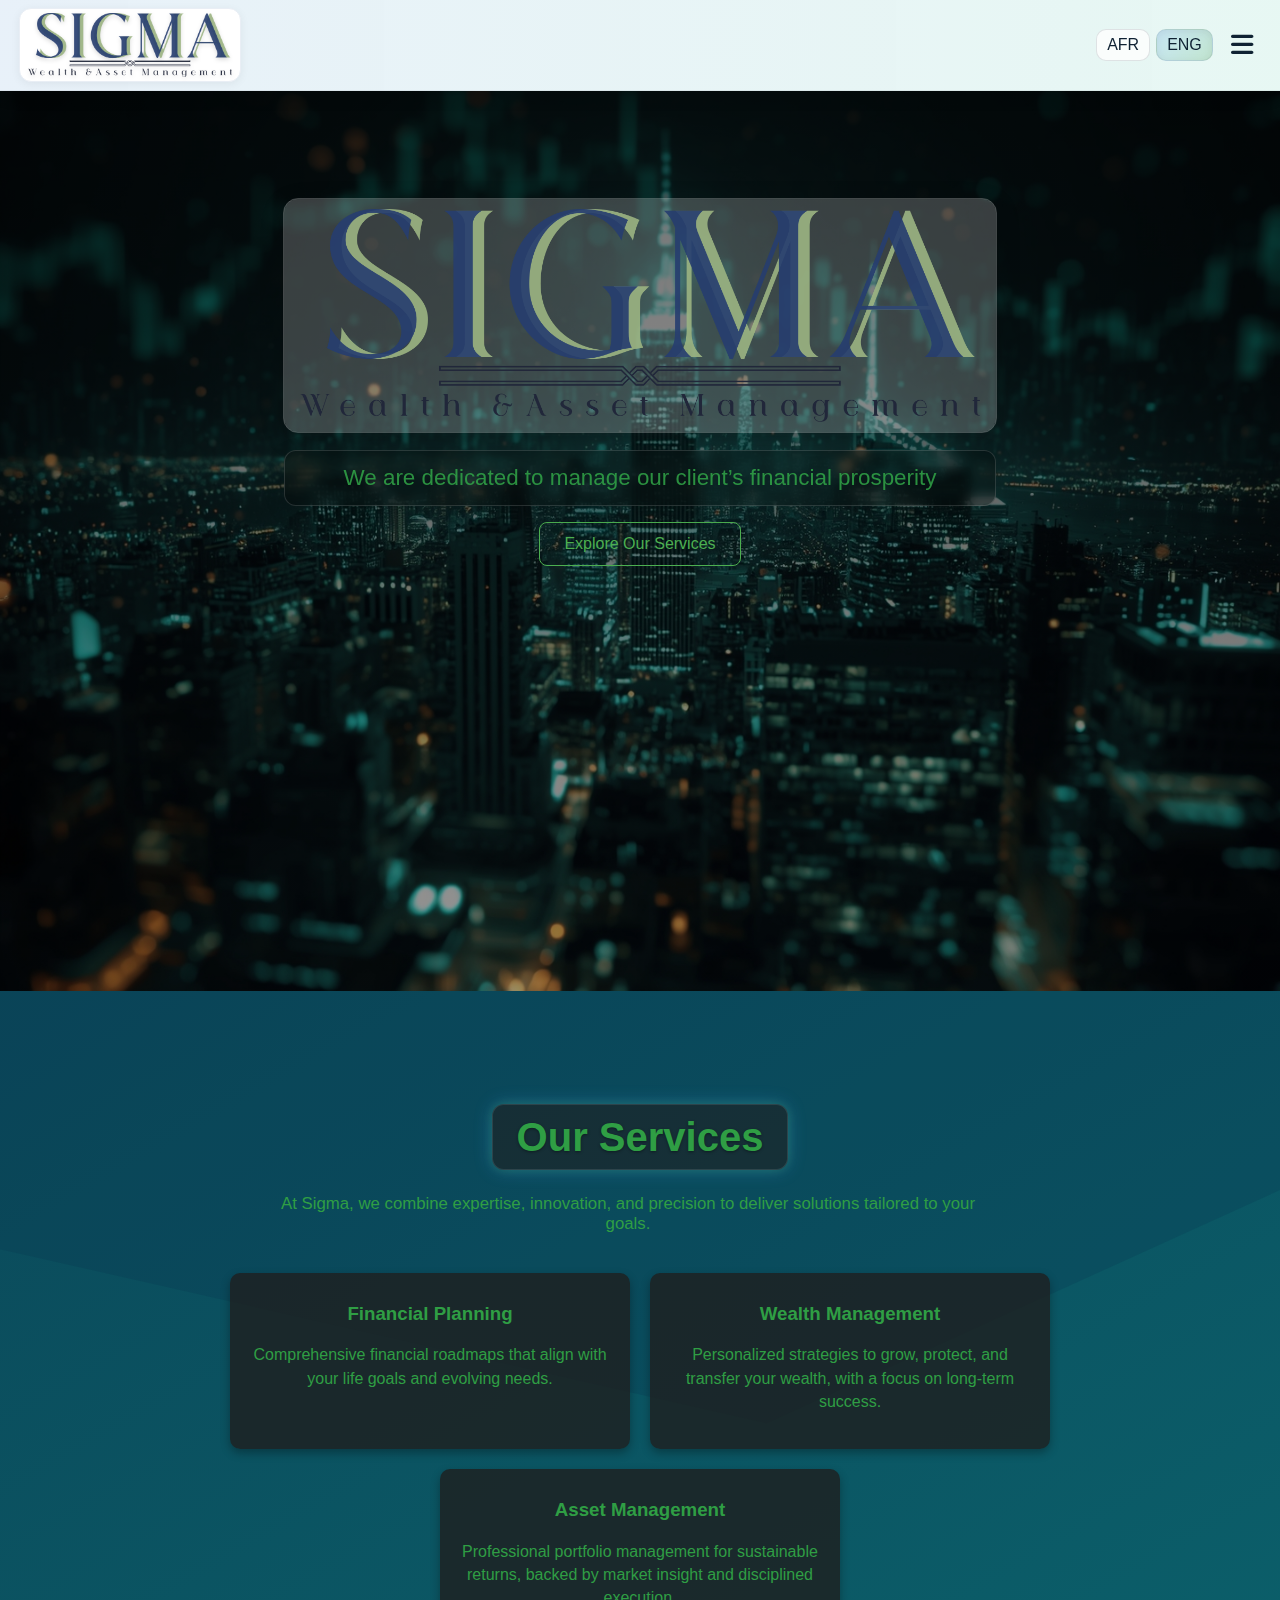
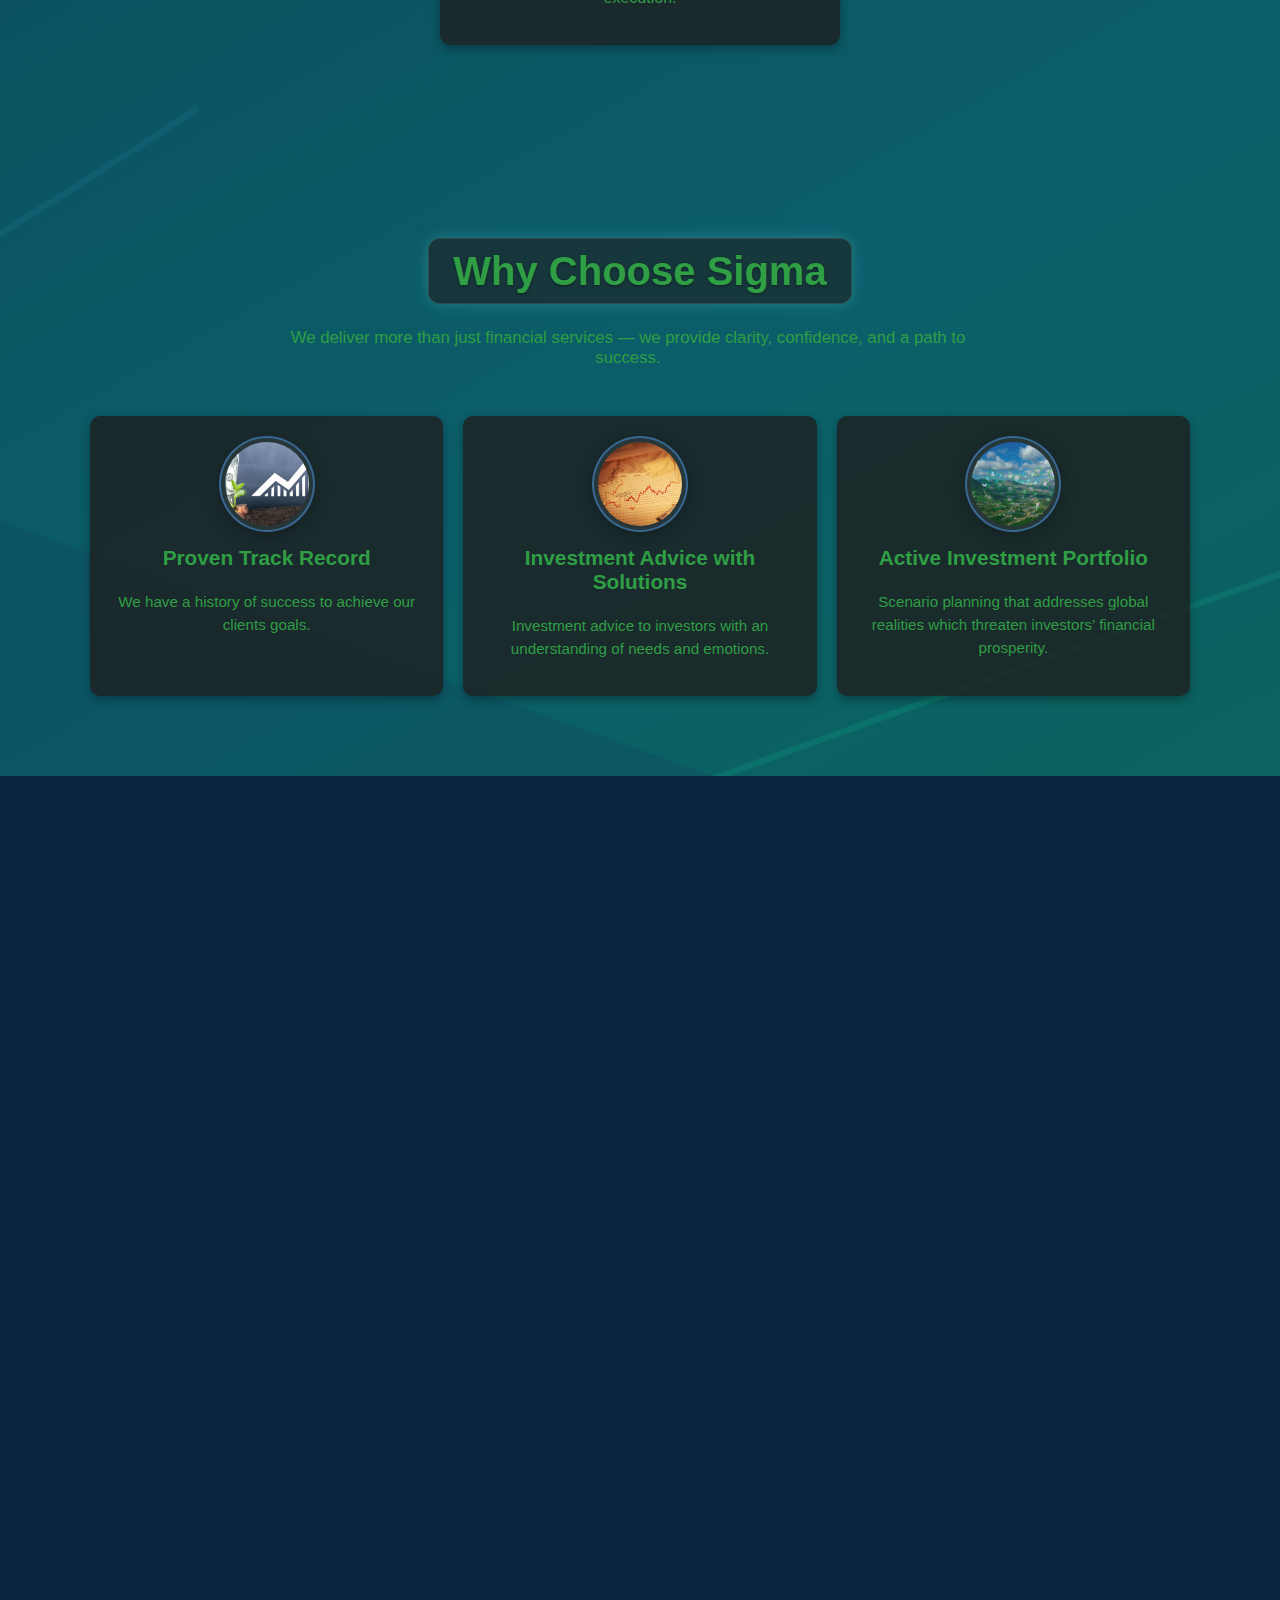
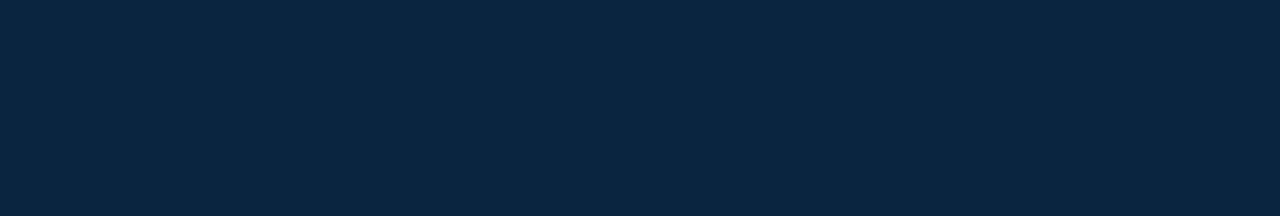
<file: index.html>
<!DOCTYPE html>
<html lang="en">
<head>
    <meta charset="UTF-8">
    <meta name="viewport" content="width=device-width, initial-scale=1.0">
    <title>Sigma Wealth and Asset Management</title>
        <meta name="description" content="Sigma Wealth and Asset Management offers financial planning, wealth management, and asset management with a proven track record and personalized strategies.">
        <meta name="theme-color" content="#0A2540">
        <link rel="icon" href="Images/Logo.png" type="image/png">
        <link rel="apple-touch-icon" href="Images/Logo.png">
        <link rel="preconnect" href="https://cdnjs.cloudflare.com" crossorigin>
        <link rel="preload" as="image" href="Images/Heading bg/hero-bg.jpg">
        <meta property="og:title" content="Sigma Wealth and Asset Management">
        <meta property="og:description" content="Expert financial planning, wealth management, and asset management tailored to your goals.">
        <meta property="og:type" content="website">
        <meta property="og:image" content="Images/Logo.png">
        <meta property="og:locale" content="en_ZA">
        <meta name="twitter:card" content="summary_large_image">
        <meta name="twitter:title" content="Sigma Wealth and Asset Management">
        <meta name="twitter:description" content="Expert financial planning, wealth management, and asset management tailored to your goals.">
        <meta name="twitter:image" content="Images/Logo.png">
    <link rel="stylesheet" href="styles.css">
    <link rel="stylesheet" href="https://cdnjs.cloudflare.com/ajax/libs/font-awesome/6.5.0/css/all.min.css">
        <script type="application/ld+json">
        {
            "@context": "https://schema.org",
            "@type": "Organization",
            "name": "Sigma Wealth and Asset Management",
            "logo": "Images/Logo.png",
            "sameAs": [
                "https://www.facebook.com/people/Sigma-Wealth-and-Asset-Management/61571847514437/",
                "https://www.instagram.com/sigmawelvaartbestuur/"
            ],
            "address": {
                "@type": "PostalAddress",
                "streetAddress": "30 Muller East",
                "addressLocality": "Bethlehem",
                "postalCode": "9701",
                "addressCountry": "ZA"
            },
            "contactPoint": {
                "@type": "ContactPoint",
                "contactType": "customer service",
                "email": "sigmawelvaart@gmail.com",
                "telephone": "+27788012425"
            }
        }
        </script>
</head>
<body>
        <a class="skip-link" href="#main">Skip to main content</a>

    <!-- HEADER SECTION -->
    <header class="header">
        <div class="logo">
            <img src="Images/Logo.png" alt="Sigma Wealth Logo" class="logo-img" width="280" height="56" loading="eager" fetchpriority="high" />
        </div>
        <div class="lang-switch" role="group" aria-label="Language switcher">
            <button class="lang-btn" data-lang="af" aria-pressed="true">AFR</button>
            <button class="lang-btn" data-lang="en" aria-pressed="false">ENG</button>
        </div>
        <button class="menu-toggle" aria-label="Toggle navigation" aria-expanded="false" aria-controls="primary-navigation">
            <i class="fas fa-bars"></i>
        </button>
        <nav class="nav" id="primary-navigation">
            <a href="#hero"><span class="af" lang="af">Tuis</span> <span class="sep">/</span> <span class="en" lang="en">Home</span></a>
            <a href="#services"><span class="af" lang="af">Ons Dienste</span> <span class="sep">/</span> <span class="en" lang="en">Our Services</span></a>
            <a href="#why-choose-us"><span class="af" lang="af">Hoekom kies Sigma</span> <span class="sep">/</span> <span class="en" lang="en">Why Choose Sigma</span></a>
    <!--<a href="#FAQ"><span class="af" lang="af">Gereelde Vrae</span> <span class="sep">/</span> <span class="en" lang="en">FAQ</span></a> -->
            <a href="team.html"><span class="af" lang="af">Ons Span</span> <span class="sep">/</span> <span class="en" lang="en">Our Team</span></a>
            <a href="#Contact"><span class="af" lang="af">Kontak</span> <span class="sep">/</span> <span class="en" lang="en">Contact</span></a>
        </nav>
    </header>
    <div class="site-overlay" aria-hidden="true"></div>

    <main id="main">
    <!-- HERO SECTION -->
    <h1 class="visually-hidden">Sigma Wealth and Asset Management</h1>
    <section class="hero" id="hero">
        <div class="overlay"></div>
        <div class="hero-content">
            <img src="Images/Logo.png" alt="Sigma Wealth Logo" class="hero-logo" width="560" height="112" loading="eager" fetchpriority="high" />
            <p class="hero-subtext">
                <span class="subline af" lang="af">Ons is toegewyd om ons kliënte se finansiële welvaart te bestuur</span>
                <span class="subline en" lang="en">We are dedicated to manage our client’s financial prosperity</span>
            </p>
            <a href="#services" class="hero-link"><span class="af" lang="af">Verken Ons Dienste</span> <span class="sep">/</span> <span class="en" lang="en">Explore Our Services</span></a>
        </div>
    </section>


    <!-- SERVICES SECTION -->
    <section class="services" id="services">
        <div class="services-content">
            <h2><span class="af" lang="af">Ons Dienste</span> <span class="sep">/</span> <span class="en" lang="en">Our Services</span></h2>
                <div class="services-intros" aria-label="Service introduction in Afrikaans and English">
                    <p class="services-intro af">
                        By Sigma kombineer ons kundigheid, innovasie en presisie om oplossings te lewer wat op jou doelwitte gefokus is.
                    </p>
                    <p class="services-intro en">
                        At Sigma, we combine expertise, innovation, and precision to deliver solutions tailored to your goals.
                    </p>
                </div>
            <div class="services-grid">
                <div class="service-card">
                    <h3>
                        <span class="af" lang="af">Finansiële Beplanning</span><br>
                        <span class="en" lang="en">Financial Planning</span>
                    </h3>
                    <p>
                        <span class="af" lang="af">Omvattende finansiële roetekaart wat in lyn is met jou lewensdoelwitte en veranderende behoeftes.</span><br>
                        <span class="en" lang="en">Comprehensive financial roadmaps that align with your life goals and evolving needs.</span>
                    </p>


                </div>
                <div class="service-card">
                    <h3>
                        <span class="af" lang="af">Welvaartbestuur</span><br>
                        <span class="en" lang="en">Wealth Management</span>
                    </h3>
                    <p>
                        <span class="af" lang="af">Spesifieke strategieë om jou welvaart te groei, beskerm en behou met ’n fokus op langtermyn sukses.</span><br>
                        <span class="en" lang="en">Personalized strategies to grow, protect, and transfer your wealth, with a focus on long-term success.</span>
                    </p>
                </div>
                <div class="service-card">
                    <h3>
                        <span class="af" lang="af">Batesbestuur</span><br>
                        <span class="en" lang="en">Asset Management</span>
                    </h3>
                    <p>
                        <span class="af" lang="af">Professionele portefeuljebestuur vir volhoubare opbrengste, ondersteun deur markinsigte en gedissiplineerde uitvoering.</span><br>
                        <span class="en" lang="en">Professional portfolio management for sustainable returns, backed by market insight and disciplined execution.</span>
                    </p>
                </div>
            </div>
        </div>
    </section>

    <!-- WHY CHOOSE US SECTION -->
    <section class="why-choose-us" id="why-choose-us">
        <div class="why-container">
            <h2><span class="af" lang="af">Hoekom kies Sigma</span> <span class="sep">/</span> <span class="en" lang="en">Why Choose Sigma</span></h2>
            <div class="why-intros services-intros" aria-label="Why Choose Sigma introduction in Afrikaans and English">
                <p class="services-intro af" lang="af">
                    Ons lewer meer as net finansiële dienste — ons bied helderheid, vertroue en ’n pad na sukses.
                </p>
                <p class="services-intro en" lang="en">
                    We deliver more than just financial services — we provide clarity, confidence, and a path to success.
                </p>
            </div>
            <div class="why-grid">
                <div class="why-card">
                    <div class="why-icon-wrap">
                        <img class="why-icon" src="Images/Why Choose Sigma/Proven Track Record.png" alt="Proven Track Record" width="84" height="84" loading="lazy">
                    </div>
                    <h3>
                        <span class="af" lang="af">Bewese rekord</span><br>
                        <span class="en" lang="en">Proven Track Record</span>
                    </h3>
                    <p>
                        <span class="af" lang="af">Ons het ‘n geskiedenis van sukses waar ons kliënte se doelwitte behaal.</span><br>
                        <span class="en" lang="en">We have a history of success to achieve our clients goals.</span>
                    </p>
                </div>
                <div class="why-card">
                    <div class="why-icon-wrap">
                        <img class="why-icon" src="Images/Why Choose Sigma/Investment advice with solutions.png" alt="Investment advice with solutions Icon" width="84" height="84" loading="lazy">
                    </div>
                    <h3>
                        <span class="af" lang="af">Beleggingsadvies met oplossings</span><br>
                        <span class="en" lang="en">Investment Advice with Solutions</span>
                    </h3>
                    <p>
                        <span class="af" lang="af">Beleggingsadvies aan beleggers met begrip van behoeftes en emosies.</span><br>
                        <span class="en" lang="en">Investment advice to investors with an understanding of needs and emotions.</span>
                    </p>
                </div>
                <div class="why-card">
                    <div class="why-icon-wrap">
                        <img class="why-icon" src="Images/Why Choose Sigma/Active Investment Portfolio.png" alt="Active Investment Portfolio Icon" width="84" height="84" loading="lazy">
                    </div>
                    <h3>
                        <span class="af" lang="af">Aktiewe Beleggingportefeuljebestuur</span><br>
                        <span class="en" lang="en">Active Investment Portfolio</span>
                    </h3>
                    <p>
                        <span class="af" lang="af">Scenario-beplanning wat wêreldrealiteite aanspreek en beleggers se finansiële welvaart bedreig.</span><br>
                        <span class="en" lang="en">Scenario planning that addresses global realities which threaten investors’ financial prosperity.</span>
                    </p>
                </div>

            </div>
        </div>
    </section>
    </main>

    <!-- FAQ SECTION -->
<!--     <section class="faq" id="FAQ">
        <div class="faq-content">
            <h2>Frequently Asked Questions</h2>

            <div class="faq-item">
                <button class="faq-question">
                    What services does Sigma Wealth offer?
                    <span class="faq-icon">+</span>
                </button>
                <div class="faq-answer">
                    <p>We offer comprehensive wealth management, investment advice, and asset management tailored to your needs.</p>
                </div>
            </div>

            <div class="faq-item">
                <button class="faq-question">
                    How do I get started?
                    <span class="faq-icon">+</span>
                </button>
                <div class="faq-answer">
                    <p>You can contact us through our website or email to schedule your free initial consultation.</p>
                </div>
            </div>
        </div>
    </section>
-->
    <!-- FOOTER -->
    <footer class="footer" id="Contact">
        <div class="footer-container">
            <!-- Left: Social Links -->
            <div class="footer-left">
                <div class="footer-social">
                    <a href="https://www.facebook.com/people/Sigma-Wealth-and-Asset-Management/61571847514437/" aria-label="Facebook" class="social-link" target="_blank" rel="noopener noreferrer">
                        <i class="fab fa-facebook-f"></i>
                    </a>
                    <a href="https://www.instagram.com/sigmawelvaartbestuur/?utm_source=ig_web_button_share_sheet" aria-label="Instagram" class="social-link" target="_blank" rel="noopener noreferrer">
                        <i class="fab fa-instagram"></i>
                    </a>
                </div>
                <div class="footer-rights">© 2025 Sigma Asset Management. All rights reserved.</div>
            </div>

            <!-- Right: Contact Info -->
            <div class="footer-contact">
                <p><i class="fas fa-map-marker-alt"></i> 30 Muller East, Bethlehem, 9701</p>
                <p><i class="fas fa-envelope"></i> <a href="mailto:sigmawelvaart@gmail.com">sigmawelvaart@gmail.com</a></p>
                <p><i class="fas fa-phone"></i> <a href="tel:+27788012425">078 801 2425</a></p>
            </div>

        </div>
    </footer>

    <!-- Scripts -->
    <script src="js/faq.js"></script>
    <script src="js/main.js"></script>

</body>
</html>
</file>
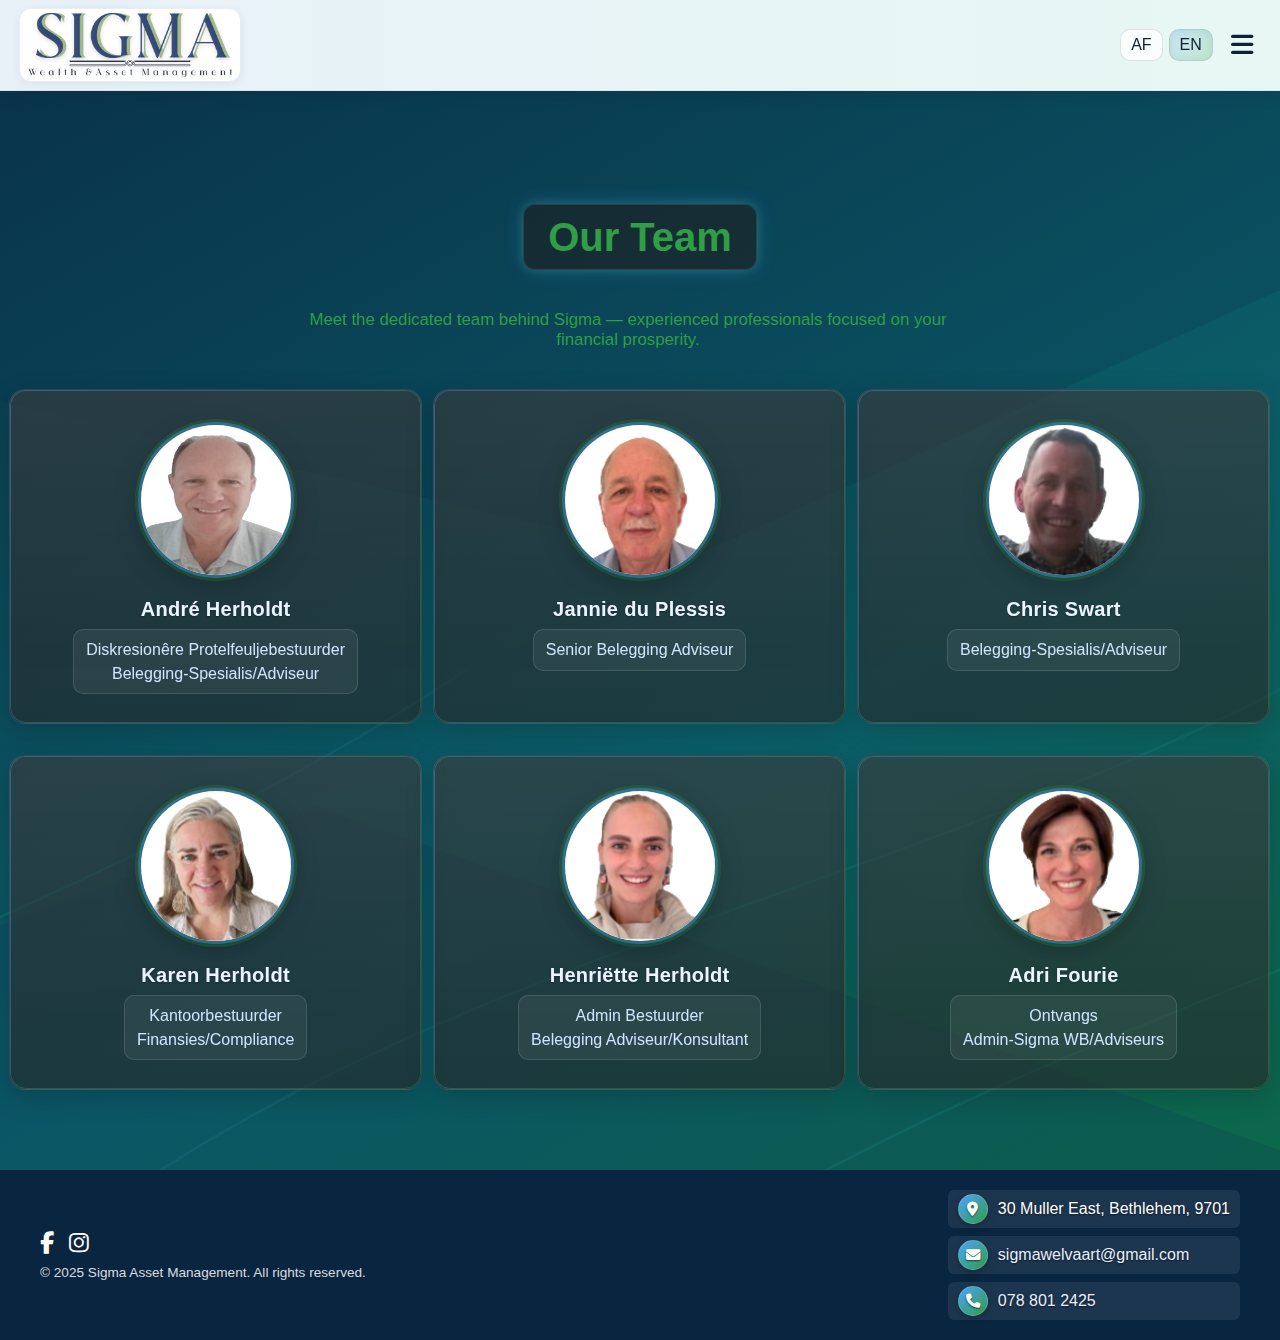
<file: team.html>
<!DOCTYPE html>
<html lang="en">
<head>
  <meta charset="UTF-8">
  <title>Our Team | Sigma Wealth</title>
  <meta name="viewport" content="width=device-width, initial-scale=1.0">
  <meta name="description" content="Meet the Sigma Wealth and Asset Management team — experienced professionals dedicated to your financial prosperity.">
  <link rel="stylesheet" href="styles.css">
  <link rel="stylesheet" href="https://cdnjs.cloudflare.com/ajax/libs/font-awesome/6.5.0/css/all.min.css">
</head>
<body>
  <a class="skip-link" href="#main">Skip to main content</a>
  <header class="header">
    <div class="logo">
      <img src="Images/Logo.png" alt="Sigma Wealth Logo" class="logo-img" width="280" height="56" />
    </div>
    <div class="lang-switch" role="group" aria-label="Language switcher">
      <button class="lang-btn" data-lang="af" aria-pressed="true">AF</button>
      <button class="lang-btn" data-lang="en" aria-pressed="false">EN</button>
    </div>
    <button class="menu-toggle" aria-label="Toggle navigation" aria-expanded="false" aria-controls="primary-navigation">
      <i class="fas fa-bars"></i>
    </button>
    <nav class="nav" id="primary-navigation">
      <a href="index.html#hero"><span class="af" lang="af">Tuis</span> <span class="sep">/</span> <span class="en" lang="en">Home</span></a>
      <a href="index.html#services"><span class="af" lang="af">Ons Dienste</span> <span class="sep">/</span> <span class="en" lang="en">Our Services</span></a>
      <a href="index.html#why-choose-us"><span class="af" lang="af">Hoekom kies Sigma</span> <span class="sep">/</span> <span class="en" lang="en">Why Choose Sigma</span></a>
<!--      <a href="index.html#FAQ"><span class="af" lang="af">Gereelde Vrae</span> <span class="sep">/</span> <span class="en" lang="en">FAQ</span></a> -->
      <a href="team.html" class="active"><span class="af" lang="af">Ons Span</span> <span class="sep">/</span> <span class="en" lang="en">Our Team</span></a>
      <a href="index.html#Contact"><span class="af" lang="af">Kontak</span> <span class="sep">/</span> <span class="en" lang="en">Contact</span></a>

    </nav>
  </header>
  <div class="site-overlay" aria-hidden="true"></div>

  <main id="main">
  <h1 class="visually-hidden">Our Team - Sigma Wealth and Asset Management</h1>
  <section class="team-section">
    <h2><span class="af" lang="af">Ons Span</span> <span class="sep">/</span> <span class="en" lang="en">Our Team</span></h2>
    <div class="team-intros services-intros" aria-label="Team introduction in Afrikaans and English">
      <p class="services-intro af" lang="af">Ontmoet die toegewyde span agter Sigma — ervare professionele persone gefokus op jou finansiële welvaart.</p>
      <p class="services-intro en" lang="en">Meet the dedicated team behind Sigma — experienced professionals focused on your financial prosperity.</p>
    </div>
    <div class="team-grid">
      <div class="team-card glass">
  <img src="Images/Sigma span/Andre Herholdt.png" alt="Team Member 1" class="team-photo" width="150" height="150" loading="lazy">
        <h3>André Herholdt</h3>
        <p>Diskresionêre Protelfeuljebestuurder<br>Belegging-Spesialis/Adviseur</p>
      </div>
      <div class="team-card glass">
  <img src="Images/Sigma span/Jannie du Plessis.png" alt="Team Member 2" class="team-photo" width="150" height="150" loading="lazy">
        <h3>Jannie du Plessis</h3>
        <p>Senior Belegging Adviseur</p>
      </div>
      <div class="team-card glass">
  <img src="Images/Sigma span/Chris Swart.png" alt="Team Member 3" class="team-photo" width="150" height="150" loading="lazy">
        <h3>Chris Swart</h3>
        <p>Belegging-Spesialis/Adviseur</p>
      </div>
      <div class="team-card glass">
  <img src="Images/Sigma span/Karen Herholdt.png" alt="Team Member 4" class="team-photo" width="150" height="150" loading="lazy">
        <h3>Karen Herholdt</h3>
        <p>Kantoorbestuurder<br>Finansies/Compliance</p>
      </div>
      <div class="team-card glass">
  <img src="Images/Sigma span/Henriëtte Herholdt.png" alt="Team Member 5" class="team-photo" width="150" height="150" loading="lazy">
        <h3>Henriëtte Herholdt</h3>
        <p>Admin Bestuurder<br>Belegging Adviseur/Konsultant</p>
      </div>
      <div class="team-card glass">
  <img src="Images/Sigma span/Adri Fourie.png" alt="Team Member 6" class="team-photo" width="150" height="150" loading="lazy">
        <h3>Adri Fourie</h3>
        <p>Ontvangs<br>Admin-Sigma WB/Adviseurs</p>
      </div>
      <!-- Add more team-card blocks as needed -->
    </div>
  </section>
  </main>


<!-- FOOTER -->
<footer class="footer" id="Contact">
  <div class="footer-container">
    
    <!-- Left: Social Links + Rights -->
    <div class="footer-left">
      <div class="footer-social">
        <a href="https://www.facebook.com/people/Sigma-Wealth-and-Asset-Management/61571847514437/" aria-label="Facebook" class="social-link" target="_blank" rel="noopener noreferrer">
          <i class="fab fa-facebook-f"></i>
        </a>
        <a href="https://www.instagram.com/sigmawelvaartbestuur/?utm_source=ig_web_button_share_sheet" aria-label="Instagram" class="social-link" target="_blank" rel="noopener noreferrer">
          <i class="fab fa-instagram"></i>
        </a>
      </div>
      <div class="footer-rights">© 2025 Sigma Asset Management. All rights reserved.</div>
    </div>

    <!-- Right: Contact Info -->
    <div class="footer-contact">
      <p><i class="fas fa-map-marker-alt"></i> 30 Muller East, Bethlehem, 9701</p>
      <p><i class="fas fa-envelope"></i> <a href="mailto:sigmawelvaart@gmail.com">sigmawelvaart@gmail.com</a></p>
      <p><i class="fas fa-phone"></i> <a href="tel:+27788012425">078 801 2425</a></p>
    </div>

  </div>
</footer>



<script src="js/main.js"></script>
</body>
</html>
</file>
<file: styles.css>
/* GENERAL STYLES */
body {
  margin: 0;
  font-family: "Poppins", sans-serif;
                background: #0f2027 url('Images/background/sigma-bg-lite.svg') center/cover no-repeat;
  color: #fff;
}

/* Performance: only render sections when they enter viewport */
.services,
.why-choose-us,
.faq,
.team-section,
.footer {
    content-visibility: auto;
    contain-intrinsic-size: 1000px; /* reserve space to avoid jank */
}

/* Reduce motion for users/system preferences */
@media (prefers-reduced-motion: reduce) {
    * { animation: none !important; transition: none !important; }
}

/* Dial back effects on small screens for performance */
@media (max-width: 900px) {
    body { background-size: cover; background-attachment: scroll; }
}

html {
    scroll-behavior: smooth;
}

/* Prevent background scroll when overlays/menus are open */
body.no-scroll { overflow: hidden; }

/* Make images responsive by default */
img { max-width: 100%; height: auto; }

/* Accessibility helpers */
.visually-hidden {
    position: absolute !important;
    width: 1px; height: 1px;
    padding: 0; margin: -1px;
    overflow: hidden; clip: rect(0 0 0 0);
    white-space: nowrap; border: 0;
}
.skip-link {
    position: absolute;
    left: 8px; top: -40px;
    background: #0A2540; color: #fff;
    padding: 8px 12px; border-radius: 8px;
    z-index: 2000; transition: top 0.2s ease;
}
.skip-link:focus { top: 8px; outline: 2px solid #4da3ff; }

/* Provide offset for anchored sections below sticky header */
:root { --header-h: 64px; }
section { scroll-margin-top: calc(var(--header-h, 80px) + 10px); }

/* HEADER */
.header {
  position: sticky;
  top: 0;
  z-index: 1000;
  display: flex;
  align-items: center;
  justify-content: space-between;
    padding: 0.5rem 1.2rem;
        background: linear-gradient(90deg, rgba(77,163,255,0.08), rgba(0,245,157,0.06)), rgba(255, 255, 255, 0.96);
        border-bottom: 1px solid rgba(15,34,51,0.06);
    box-shadow: 0 4px 18px rgba(0,0,0,0.08);
}

/* LOGO */
.logo {
    display: flex;
    align-items: center;
    margin-right: auto;        /* Pushes nav to the right */
    padding: 4px 8px;
    background: #ffffff;
    border: 1px solid #e9eef5;
    border-radius: 12px;
    box-shadow: 0 2px 10px rgba(0,0,0,0.06);
}

.logo-img {
    height: 64px;
    width: auto;
    max-width: 360px;
    object-fit: contain;
    display: block;
    filter: drop-shadow(0 2px 2px rgba(0,0,0,0.15));
}

/* NAVIGATION */
.nav { display: flex; gap: 1.5rem; align-items: center; }

/* Language switcher */
.lang-switch { display: inline-flex; gap: 6px; align-items: center; margin: 0 10px; }
.lang-btn {
    font: inherit;
    padding: 6px 10px;
    border-radius: 10px;
    border: 1px solid rgba(15,34,51,0.12);
    background: rgba(255,255,255,0.8);
    color: #0f2233;
    cursor: pointer;
    transition: background 0.2s ease, box-shadow 0.2s ease, color 0.2s ease;
}
.lang-btn[aria-pressed="true"] {
    background: linear-gradient(135deg, rgba(77,163,255,0.2), rgba(47,158,68,0.2));
    box-shadow: 0 2px 10px rgba(0,0,0,0.08) inset;
}
.lang-btn:hover { background: rgba(255,255,255,0.95); }

/* Language visibility control */
html[lang="af"] .en { display: none !important; }
html[lang="en"] .af { display: none !important; }
/* Hide separators when a language is hidden */
html[lang="af"] .sep, html[lang="en"] .sep { display: none !important; }

.menu-toggle { display: inline-flex; align-items: center; justify-content: center; background: none; border: 0; color: #0f2233; font-size: 1.6rem; padding: 0.4rem; }
.menu-toggle {
    border-radius: 10px;
    padding: 8px;
    transition: background 0.2s ease, box-shadow 0.2s ease, transform 0.1s ease;
}
.menu-toggle:hover {
    background: rgba(15,34,51,0.06);
    box-shadow: 0 2px 10px rgba(0,0,0,0.08);
}
.menu-toggle:active { transform: scale(0.96); }
.menu-toggle:focus { outline: none; }
.menu-toggle:focus-visible {
    outline: 2px solid rgba(77,163,255,0.6);
    outline-offset: 2px;
    box-shadow: 0 0 0 3px rgba(77,163,255,0.2);
}

.nav a {
    color: #0f2233; /* Darker for readability on light header */
  text-decoration: none;
  font-size: 1rem;
  position: relative;
  transition: color 0.3s;
  font-weight: 500;
}

/* Bilingual coloring inside nav links */
.nav a .af { color: #4da3ff; }
.nav a .en { color: #2f9e44; }

.nav a:hover {
    color: #2f9e44; /* green accent */
}

/* Sleek panel look and animation */
.nav {
    border-top-left-radius: 16px;
    border-bottom-left-radius: 16px;
    backdrop-filter: blur(10px);
    -webkit-backdrop-filter: blur(10px);
    transform: translateX(100%);
    opacity: 0;
    pointer-events: none;
    transition: transform 0.28s ease, opacity 0.2s ease;
}
.nav.open {
    transform: translateX(0);
    opacity: 1;
    pointer-events: auto;
}

/* Link styling inside panel */
.nav a {
    border-radius: 8px;
    transition: background 0.2s ease, color 0.2s ease;
}
.nav a:hover {
    background: linear-gradient(90deg, rgba(77,163,255,0.08), rgba(47,158,68,0.08));
}
.nav a:focus-visible {
    outline: 2px solid rgba(77,163,255,0.6);
    outline-offset: 2px;
}

/* Accent bar on hover/active */
.nav a { position: relative; }
.nav a::before {
    content: "";
    position: absolute;
    left: 0; top: 50%; transform: translateY(-50%) scaleY(0);
    width: 3px; height: 60%; border-radius: 2px;
    background: linear-gradient(180deg, #4da3ff, #2f9e44);
    transition: transform 0.2s ease;
}
.nav a:hover::before, .nav a.active::before { transform: translateY(-50%) scaleY(1); }

.nav a::after {
  content: "";
  position: absolute;
  left: 0;
  bottom: -4px;
  width: 0%;
  height: 2px;
    background: linear-gradient(90deg, #4da3ff, #2f9e44);
  transition: width 0.3s ease;
}
.nav a:hover::after {
  width: 100%;
}

/* Active nav link (when a .active class is present) */
.nav a.active {
    color: #2f9e44;
}
.nav a.active::after {
    width: 100%;
}

/* Overlay for open mobile nav */
.site-overlay {
    position: fixed;
    inset: 0;
    background: rgba(0,0,0,0.35);
    opacity: 0;
    visibility: hidden;
    transition: opacity 0.2s ease, visibility 0.2s ease;
    z-index: 900; /* below header (1000) but above content */
}
.site-overlay.open { opacity: 1; visibility: visible; }

/* Desktop: keep burger and slide-out panel as well */
@media (min-width: 1100px) {
    .menu-toggle { display: inline-flex; }
    .nav {
        position: fixed; right: 0; top: var(--header-h);
        background: rgba(255,255,255,0.98);
        border-left: 1px solid rgba(15,34,51,0.08);
        box-shadow: -8px 8px 24px rgba(0,0,0,0.08);
        flex-direction: column; gap: 0; align-items: stretch;
        width: min(420px, 90vw);
        max-height: 0; overflow: hidden; transition: max-height 0.3s ease, transform 0.28s ease, opacity 0.2s ease;
        z-index: 1001;
    }
    .nav.open { max-height: 80vh; }
    .nav a { padding: 14px 18px; border-bottom: 1px solid rgba(15,34,51,0.06); display: block; }
}

/* Mobile/tablet: burger panel */
@media (max-width: 1099px) {
    .menu-toggle { display: inline-flex; }
    .nav {
        position: fixed; right: 0; top: var(--header-h);
        background: rgba(255,255,255,0.98);
        border-left: 1px solid rgba(15,34,51,0.08);
        box-shadow: -8px 8px 24px rgba(0,0,0,0.08);
        flex-direction: column; gap: 0; align-items: stretch;
        width: min(360px, 90vw);
        max-height: 0; overflow: hidden; transition: max-height 0.3s ease, transform 0.28s ease, opacity 0.2s ease;
        z-index: 1001; /* above overlay and header content */
    }
    .nav.open { max-height: 80vh; }
    .nav a { padding: 14px 18px; border-bottom: 1px solid rgba(15,34,51,0.06); display: block; }
    .logo-img { height: 58px; }
}

/* Staggered link reveal when menu opens */
.nav a { opacity: 0; transform: translateX(10px); }
.nav.open a { opacity: 1; transform: translateX(0); }
.nav a { transition: transform 0.25s ease, opacity 0.25s ease, background 0.2s ease, color 0.2s ease; }
.nav a:nth-child(1) { transition-delay: 40ms; }
.nav a:nth-child(2) { transition-delay: 80ms; }
.nav a:nth-child(3) { transition-delay: 120ms; }
.nav a:nth-child(4) { transition-delay: 160ms; }
.nav a:nth-child(5) { transition-delay: 200ms; }
.nav a:nth-child(6) { transition-delay: 240ms; }

/* Softer overlay with slight blur for depth */
.site-overlay { backdrop-filter: blur(2px); -webkit-backdrop-filter: blur(2px); }


/* Toggle icon switch (burger -> X) using the Font Awesome icon */
.menu-toggle .fa-bars { transition: transform 0.2s ease, opacity 0.2s ease; }
.menu-toggle.open .fa-bars { transform: rotate(90deg); opacity: 0; }
.menu-toggle.open::after {
    content: "\f00d"; /* fa-times (X) */
    font: var(--fa-font-solid);
    font-size: 1.4rem;
    line-height: 1;
    color: #0f2233;
}








/* HERO SECTION */
.hero {
    position: relative;
    min-height: 100svh;
    background: url('Images/Heading bg/hero-bg.jpg') center center/cover no-repeat;
    display: flex;
    align-items: flex-start; /* Pushes content higher */
    justify-content: center;
    text-align: center;
    color: white;
    padding: 0 20px;
}

.hero .overlay {
    position: absolute;
    top: 0;
    left: 0;
    width: 100%;
    height: 100%;
    background: linear-gradient(
        rgba(0, 0, 0, 0.7),
        rgba(0, 0, 0, 0.4)
    );
    z-index: 1;
}

.hero-content {
    position: relative;
    z-index: 2;
    max-width: 800px;
    margin-top: 12vh; /* Push heading higher */
    animation: fadeInUp 1.5s ease;
}

/* .hero h1 removed (we use the logo instead) */

/* When using the logo in the hero instead of text */
.hero-logo {
    display: block;
    width: min(85vw, 680px);
    height: auto;
    margin: 0 auto 18px auto; /* visual spacing similar to h1 */
    /* Improve logo text visibility with a subtle translucent capsule */
    background: rgba(255, 255, 255, 0.212);
    border-radius: 14px;
    padding: 10px 16px;
    box-shadow: 0 6px 24px rgba(0,0,0,0.18);
    outline: 1px solid rgba(255,255,255,0.25);
}

/* Removed unused .hero h1 span styling */

.hero p {
    font-size: 1.4rem;
    opacity: 0.9;
    color: #ddd;
}

/* Enhanced paragraph under the hero logo */
.hero-subtext {
    display: flex;
    flex-direction: column;
    gap: 6px;
    padding: 12px 16px;
    border-radius: 12px;
    background: rgba(0, 0, 0, 0.35);
    backdrop-filter: blur(6px);
    -webkit-backdrop-filter: blur(6px);
    border: 1px solid rgba(255,255,255,0.15);
    color: #e8f0ff;
    box-shadow: 0 6px 24px rgba(0,0,0,0.18);
    margin: 0 auto 16px; /* ensure spacing before the CTA */
}

.hero-subtext .subline {
    display: block;
    line-height: 1.35;
}
.hero-subtext .af { color: #4da3ff; }
.hero-subtext .en { color: #2f9e44; }

/* HERO LINK - restored previous styling */
.hero-link {
    display: inline-block;
    padding: 0.75rem 1.5rem;
    border: 1px solid #4caf50;
    color: #4caf50;
    border-radius: 8px;
    text-decoration: none;
    font-weight: 500;
    transition: all 0.3s ease;
}

.hero-link:hover {
    background: #4caf50;
    color: #0f0f0f;
}

/* Fade-in-up animation keyframes */
@keyframes fadeInUp {
    from { opacity: 0; transform: translateY(10px); }
    to { opacity: 1; transform: translateY(0); }
}










/* SERVICES SECTION - Full Background */
.services {
    position: relative;
    padding: 80px 20px;
    color: #fff;
    text-align: center;
    overflow: hidden;
}

.services h2 {
    display: inline-block;
    background: rgba(30, 30, 30, 0.6); /* semi-transparent dark */
    padding: 0.6rem 1.5rem;
    border-radius: 12px;
    border: 1px solid rgba(255, 255, 255, 0.1);
    font-size: 2.5rem;
    margin-bottom: 1.5rem;
    color: #eaf4ff;
    text-shadow: 0 1px 3px rgba(0,0,0,0.4);
    /* green-to-blue soft glow */
    box-shadow:
        0 0 10px rgba(47, 158, 68, 0.32),
        0 0 18px rgba(77, 163, 255, 0.32);
    position: relative;
    z-index: 2;
}

/* Color Afrikaans and English segments within the Services heading */
.services h2 .af { color: #4da3ff; }
.services h2 .en { color: #2f9e44; }



.services-content {
    position: relative;
    z-index: 1;
    max-width: 1100px;
    margin: auto;
}

/* Duplicate .services h2 size removed (already defined above) */

.services-intro {
    max-width: 700px;
    margin: 0 auto 3rem auto;
    font-size: 1.05rem;
    color: #ddd;
}

/* Bilingual layout for Services intro */
.services-intros {
    display: grid;
    grid-template-columns: 1fr;
    gap: 10px;
    align-items: start;
    max-width: 1100px;
    margin: 0 auto 2.4rem auto;
    justify-items: center;
    text-align: center;
}
.services-intros .services-intro {
    margin: 0; /* use grid spacing */
    font-size: 1.05rem;
}
/* Color-code bilingual lines */
.services-intros .af { color: #4da3ff; }
.services-intros .en { color: #2f9e44; }
@media (min-width: 900px) {
    .services-intros {
        grid-template-columns: auto auto;
        gap: 12px 24px;
        position: relative;
        justify-content: center;
    }
    .services-intros .af, .services-intros .en { text-align: center; }
    /* Subtle vertical divider between Afrikaans and English */
    .services-intros::before { display: none; }
}



.service-card {
    background: rgba(30, 30, 30, 0.8); /* match About Us card background */
    padding: 20px;
    border-radius: 10px;
    width: 100%;
    max-width: 360px;
    text-align: center;
    color: white;
    box-shadow: 0 4px 10px rgba(0,0,0,0.3);
    transition: transform 0.3s ease, box-shadow 0.3s ease;
}

.service-card:hover {
    transform: translateY(-5px);
    box-shadow: 0 6px 15px rgba(0,0,0,0.4);
}

.service-card h3 {
    color: #4da3ff; /* match About Us heading color */
    margin-top: 10px;
}

.service-card p {
    color: #a3c4ff; /* match About Us paragraph color */
    line-height: 1.45;
}

/* Slight spacing between Afrikaans and English lines within cards */
/* Replace <br> spacing with block spans for consistent layout */
.service-card p br { display: none !important; }
.service-card h3 br { display: none !important; }

/* Stack bilingual lines and give English a consistent top margin */
.service-card h3 .af, .service-card h3 .en { display: block; }
.service-card h3 .en { margin-top: 6px; }
.service-card p .af, .service-card p .en { display: block; }
.service-card p .en { margin-top: 6px; }

/* Bilingual coloring inside service cards */
.service-card .af { color: #4da3ff; }
.service-card .en { color: #2f9e44; }

/* Keep grid layout */
.services-grid {
    display: flex;
    flex-wrap: wrap;
    gap: 20px;
    justify-content: center;
}





/* WHY CHOOSE US SECTION - Full Background */
.why-choose-us {
    position: relative;
    padding: 80px 20px;
    color: #fff;
    text-align: center;
    overflow: hidden;
}



.why-container {
    position: relative;
    z-index: 1;
    max-width: 1100px;
    margin: auto;
}

.why-choose-us h2 {
    display: inline-block;
    background: rgba(30, 30, 30, 0.6);
    padding: 0.6rem 1.5rem;
    border-radius: 12px;
    border: 1px solid rgba(255, 255, 255, 0.1);
    font-size: 2.5rem;
    margin-bottom: 1.5rem;
    color: #eaf4ff;
    text-shadow: 0 1px 3px rgba(0,0,0,0.4);
    /* green-to-blue soft glow */
    box-shadow:
        0 0 10px rgba(47, 158, 68, 0.32),
        0 0 18px rgba(77, 163, 255, 0.32);
}

/* Color Afrikaans and English in Why Choose section heading */
.why-choose-us h2 .af { color: #4da3ff; }
.why-choose-us h2 .en { color: #2f9e44; }

/* Color bilingual text in Why cards for consistency */
.why-card .af { color: #4da3ff; }
.why-card .en { color: #2f9e44; }

/* .why-intro removed (bilingual intro uses .why-intros .services-intros) */

/* Bilingual intro for Why Choose Sigma shares the services-intros layout */
.why-intros { margin-bottom: 3rem; }



.why-card {
    background: rgba(30, 30, 30, 0.8); /* match About Us and Services */
    padding: 20px;
    border-radius: 10px;
    text-align: center;
    color: white;
    box-shadow: 0 4px 10px rgba(0,0,0,0.3);
    transition: transform 0.3s ease, box-shadow 0.3s ease;
}

.why-card:hover {
    transform: translateY(-5px);
    box-shadow: 0 6px 15px rgba(0,0,0,0.4);
}

/* Icon styles for Why Choose Sigma cards */
.why-icon-wrap {
    display: flex;
    align-items: center;
    justify-content: center;
    margin-bottom: 14px;
}

.why-icon {
    width: 84px;
    height: 84px;
    object-fit: cover;
    border-radius: 50%;
    background: rgba(255,255,255,0.06);
    border: 2px solid rgba(77,163,255,0.45);
    padding: 4px;
    box-shadow: 0 4px 16px rgba(0,0,0,0.25);
}



.why-card h3 {
    color: #4da3ff; /* themed heading color */
    margin-top: 10px;
    font-size: 1.3rem;
}

.why-card p {
    color: #a3c4ff; /* themed paragraph color */
    font-size: 0.95rem;
    line-height: 1.5;
}

/* Hide <br> and standardize bilingual spacing in Why cards */
.why-card p br, .why-card h3 br { display: none !important; }
.why-card h3 .af, .why-card h3 .en { display: block; }
.why-card h3 .en { margin-top: 6px; }
.why-card p .af, .why-card p .en { display: block; }
.why-card p .en { margin-top: 6px; }

/* Keep grid layout */
.why-grid {
    display: grid;
    grid-template-columns: repeat(auto-fit, minmax(260px, 1fr));
    gap: 20px;
}

@media (max-width: 600px) {
    .why-icon { width: 68px; height: 68px; }
}





/* FAQ SECTION - Full Background */
.faq {
    position: relative;
    padding: 60px 20px;
    color: #fff;
    text-align: center;
    overflow: hidden;
}

/* Removed unused .faq-overlay */


.faq h2 {
    display: inline-block;
    background: rgba(30, 30, 30, 0.6);
    padding: 0.6rem 1.5rem;
    border-radius: 12px;
    border: 1px solid rgba(255, 255, 255, 0.1);
    font-size: 2.2rem;
    margin-bottom: 30px;
    color: #4da3ff;
    text-shadow: 0 1px 3px rgba(0,0,0,0.4);
    box-shadow: 0 0 15px rgba(77, 163, 255, 0.4);
}

/* FAQ Items */
.faq-item {
    max-width: 800px;
    margin: 15px auto;
    background: rgba(30, 30, 30, 0.6);
    border: 1px solid rgba(77, 163, 255, 0.2);
    border-radius: 12px;
    overflow: hidden;
    transition: all 0.3s ease;
}

.faq-item:hover {
    box-shadow: 0 4px 20px rgba(77, 163, 255, 0.2);
}

.faq-question {
    width: 100%;
    padding: 18px 20px;
    background: none;
    border: none;
    text-align: left;
    font-size: 1rem;
    color: #a3c4ff;
    font-weight: 600;
    display: flex;
    justify-content: space-between;
    align-items: center;
    cursor: pointer;
    outline: none;
}

.faq-icon {
    font-size: 1.2rem;
    transition: transform 0.3s ease;
}

.faq-answer {
    max-height: 0;
    overflow: hidden;
    background: rgba(25, 25, 25, 0.8);
    padding: 0 20px;
    color: #d0e3ff;
    font-size: 0.95rem;
    transition: max-height 0.4s ease, padding 0.4s ease;
}

.faq-item.active .faq-answer {
    max-height: 200px;
    padding: 18px 20px;
}

.faq-item.active .faq-icon {
    transform: rotate(45deg); /* Plus → X */
}



/* Teams Section */

/* Glass effect for team cards */
.team-section {
  padding: 80px 20px;
  text-align: center;
  color: #fff;
}

.team-section h2 {
  font-size: 2.5rem;
  margin-bottom: 2.5rem;
  background: rgba(30, 30, 30, 0.6);
  padding: 0.6rem 1.5rem;
  border-radius: 12px;
  border: 1px solid rgba(255,255,255,0.1);
    box-shadow:
        0 0 10px rgba(47, 158, 68, 0.32),
        0 0 18px rgba(77, 163, 255, 0.32);
  display: inline-block;
}

/* Bilingual color inside Team section heading */
.team-section h2 .af { color: #4da3ff; }
.team-section h2 .en { color: #2f9e44; }

.team-grid {
  display: grid;
  grid-template-columns: repeat(3, 1fr);
  gap: 2rem;
  justify-items: center;
}

@media (max-width: 1100px) {
  .team-grid {
    grid-template-columns: repeat(2, 1fr);
  }
}

@media (max-width: 700px) {
  .team-grid {
    grid-template-columns: 1fr;
  }
}

.team-card.glass {
    background: linear-gradient(180deg, rgba(255,255,255,0.08), rgba(255,255,255,0.02)) rgba(30, 30, 30, 0.6);
    border-radius: 16px;
    box-shadow: 0 8px 28px rgba(0,0,0,0.18);
    border: 1px solid rgba(255,255,255,0.10);
    padding: 2.2rem 1.6rem 1.8rem 1.6rem;
    width: 100%;
    max-width: 360px;
  text-align: center;
    transition: transform 0.3s ease, box-shadow 0.3s ease;
    position: relative;
    z-index: 1;
    overflow: hidden;
    will-change: transform;
}

.team-card.glass:hover {
    transform: translateY(-6px);
    box-shadow: 0 10px 36px rgba(77, 163, 255, 0.22);
}

/* Gradient outline using mask for a sleek border */
.team-card.glass::before {
    content: "";
    position: absolute;
    inset: 0;
    border-radius: 16px;
    padding: 1px; /* border thickness */
    background: linear-gradient(135deg, rgba(77,163,255,0.6), rgba(47,158,68,0.6));
      -webkit-mask: linear-gradient(#000 0 0) content-box, linear-gradient(#000 0 0);
          mask: linear-gradient(#000 0 0) content-box, linear-gradient(#000 0 0);
    -webkit-mask-composite: xor;
                    mask-composite: exclude;
    opacity: 0.6;
    pointer-events: none;
}
.team-card.glass:hover::before { opacity: 0.9; }

.team-photo {
    width: 150px;
    height: 150px;
    object-fit: cover;
    border-radius: 50%;
    margin-bottom: 1.2rem;
    border: 0;
    background: #fff;
    box-shadow:
        0 0 0 3px rgba(77,163,255,0.38),
        0 0 0 6px rgba(47,158,68,0.22),
        0 8px 28px rgba(0,0,0,0.25);
    transition: transform 0.3s ease, box-shadow 0.3s ease;
}
.team-card.glass:hover .team-photo {
    transform: scale(1.03);
    box-shadow:
        0 0 0 3px rgba(77,163,255,0.6),
        0 0 0 8px rgba(47,158,68,0.28),
        0 12px 36px rgba(0,0,0,0.3);
}

/* Name styling */
.team-card.glass h3 {
    color: #eaf4ff;
    font-size: 1.25rem;
    letter-spacing: 0.3px;
    margin: 0 0 8px 0;
    text-shadow: 0 1px 2px rgba(0,0,0,0.25);
}

/* Role styling as a soft glass chip */
.team-card.glass p {
    display: inline-block;
    margin: 0;
    padding: 8px 12px;
    background: rgba(255,255,255,0.06);
    border: 1px solid rgba(255,255,255,0.12);
    border-radius: 10px;
    color: #d0e3ff;
    font-weight: 500;
    line-height: 1.45;
}
.team-card.glass p br { display: block; content: ""; margin: 6px 0; }





/* FOOTER STYLES */
.footer {
    background: #0A2540; /* static dark blue */
    color: #fff;
    padding: 20px 40px;
}

.footer-container {
    display: flex;
    justify-content: space-between;
    align-items: center;
    max-width: 1200px;
    margin: auto;
    flex-wrap: wrap;
}
@media (max-width: 800px) {
    .footer-container { gap: 16px; justify-content: center; text-align: center; }
    .footer-contact { text-align: center; }
}




/* Social Links */
.footer-left {
    display: flex;
    flex-direction: column;
    gap: 8px;
}

.footer-social {
    display: flex;
    gap: 15px;
}

.social-link {
    color: #fff;
    font-size: 1.4rem; /* slightly bigger */
    transition: all 0.3s ease;
    position: relative;
}

/* Glow hover effect */
.social-link:hover {
    color: #00ff9d; /* neon green */
    text-shadow: 0 0 8px #00ff9d, 0 0 15px rgba(0,255,157,0.6);
    transform: scale(1.2); /* slight zoom */
}

/* Optional animated glow pulse */
.social-link:hover::after {
    content: "";
    position: absolute;
    inset: -6px; /* size slightly bigger than icon */
    border-radius: 50%;
    background: radial-gradient(circle, rgba(0,255,157,0.4) 0%, transparent 70%);
    animation: pulseGlow 1.5s infinite;
    z-index: -1;
}

.footer-rights {
    font-size: 0.85rem;
    color: rgba(255,255,255,0.85);
}

@keyframes pulseGlow {
    0% { transform: scale(1); opacity: 0.8; }
    50% { transform: scale(1.4); opacity: 0; }
    100% { transform: scale(1); opacity: 0; }
}





/* Contact Info */
.footer-contact {
    text-align: right; /* keep the block on the right */
    font-size: 1rem;
    font-weight: 500;
    line-height: 1.6;
    display: flex;
    flex-direction: column;
    gap: 8px; /* space between lines */
}

.footer-contact p {
    display: flex;
    align-items: center;
    gap: 10px;
    margin: 0;

    /* subtle highlight */
    background: rgba(255, 255, 255, 0.08);
    padding: 4px 10px;
    border-radius: 6px;

    /* readability boost */
    text-shadow: 0 1px 2px rgba(0,0,0,0.6);
}

.footer-contact i {
    color: #ffffff;
    width: 28px;
    height: 28px;
    min-width: 28px; /* aligns chips vertically */
    display: inline-flex;
    align-items: center;
    justify-content: center;
    font-size: 0.9rem; /* icon size inside chip */
    border-radius: 50%;
    background: linear-gradient(135deg, #4da3ff, #2f9e44);
    border: 1px solid rgba(255,255,255,0.15);
    box-shadow: 0 2px 8px rgba(0,0,0,0.25);
}

.footer-contact a { color: #e8f0ff; text-decoration: none; }
.footer-contact a:hover { text-decoration: underline; color: #bcd3ff; }
</file>
